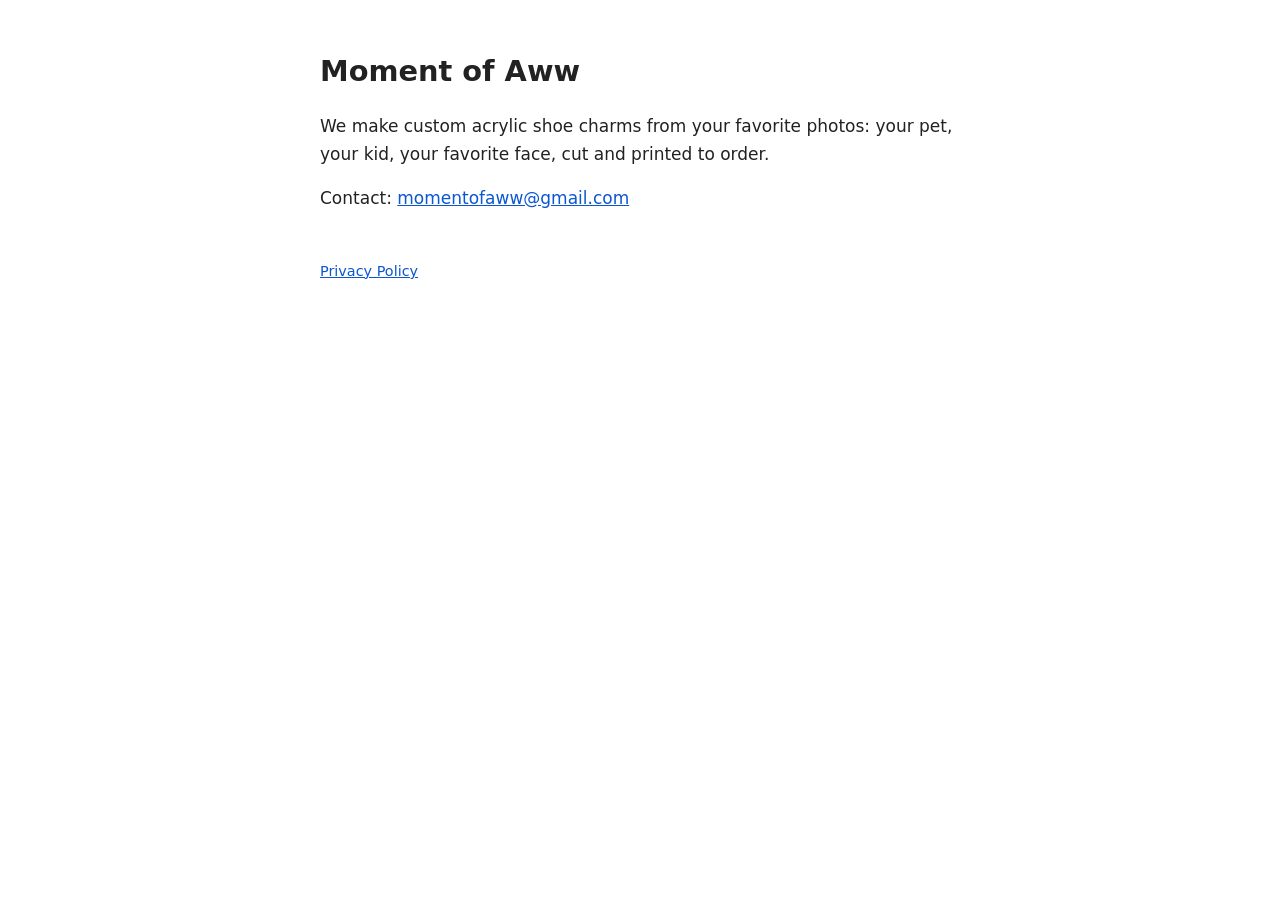
<file: index.html>
<!doctype html>
<html lang="en"><head><meta charset="utf-8"><meta name="viewport" content="width=device-width,initial-scale=1">
<title>Moment of Aww</title><link rel="stylesheet" href="style.css"></head><body>
<h1>Moment of Aww</h1>
<p>We make custom acrylic shoe charms from your favorite photos: your pet, your kid, your favorite face, cut and printed to order.</p>
<p>Contact: <a href="mailto:momentofaww@gmail.com">momentofaww@gmail.com</a></p>
<footer><a href="privacy.html">Privacy Policy</a></footer>
</body></html>
</file>
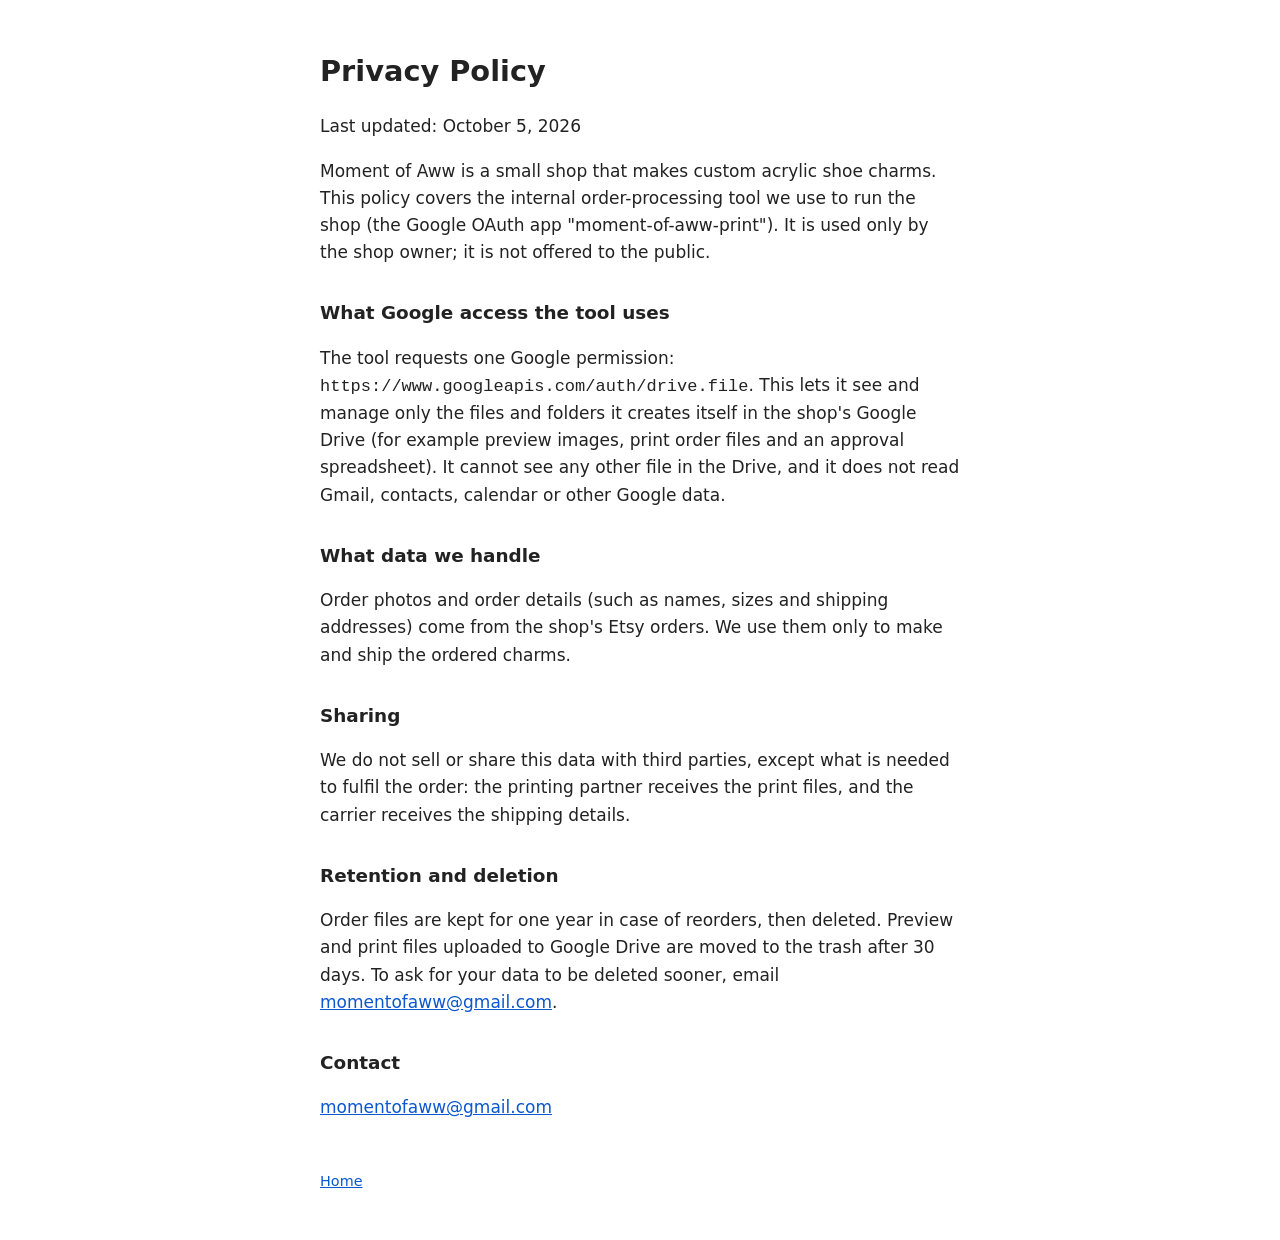
<file: privacy.html>
<!doctype html>
<html lang="en"><head><meta charset="utf-8"><meta name="viewport" content="width=device-width,initial-scale=1">
<title>Privacy Policy - Moment of Aww</title><link rel="stylesheet" href="style.css"></head><body>
<h1>Privacy Policy</h1>
<p>Last updated: October 5, 2026</p>
<p>Moment of Aww is a small shop that makes custom acrylic shoe charms. This policy covers the internal order-processing tool we use to run the shop (the Google OAuth app "moment-of-aww-print"). It is used only by the shop owner; it is not offered to the public.</p>
<h2>What Google access the tool uses</h2>
<p>The tool requests one Google permission: <code>https://www.googleapis.com/auth/drive.file</code>. This lets it see and manage only the files and folders it creates itself in the shop's Google Drive (for example preview images, print order files and an approval spreadsheet). It cannot see any other file in the Drive, and it does not read Gmail, contacts, calendar or other Google data.</p>
<h2>What data we handle</h2>
<p>Order photos and order details (such as names, sizes and shipping addresses) come from the shop's Etsy orders. We use them only to make and ship the ordered charms.</p>
<h2>Sharing</h2>
<p>We do not sell or share this data with third parties, except what is needed to fulfil the order: the printing partner receives the print files, and the carrier receives the shipping details.</p>
<h2>Retention and deletion</h2>
<p>Order files are kept for one year in case of reorders, then deleted. Preview and print files uploaded to Google Drive are moved to the trash after 30 days. To ask for your data to be deleted sooner, email <a href="mailto:momentofaww@gmail.com">momentofaww@gmail.com</a>.</p>
<h2>Contact</h2>
<p><a href="mailto:momentofaww@gmail.com">momentofaww@gmail.com</a></p>
<footer><a href="index.html">Home</a></footer>
</body></html>
</file>
<file: style.css>
body{font:17px/1.6 system-ui,sans-serif;max-width:640px;margin:3rem auto;padding:0 1rem;color:#222}
a{color:#0b57d0}h1{font-size:1.8rem}h2{font-size:1.15rem;margin-top:2rem}footer{margin-top:3rem;font-size:.9rem;color:#666}
@media(prefers-color-scheme:dark){body{background:#181818;color:#e8e8e8}a{color:#8ab4f8}footer{color:#aaa}}
</file>
